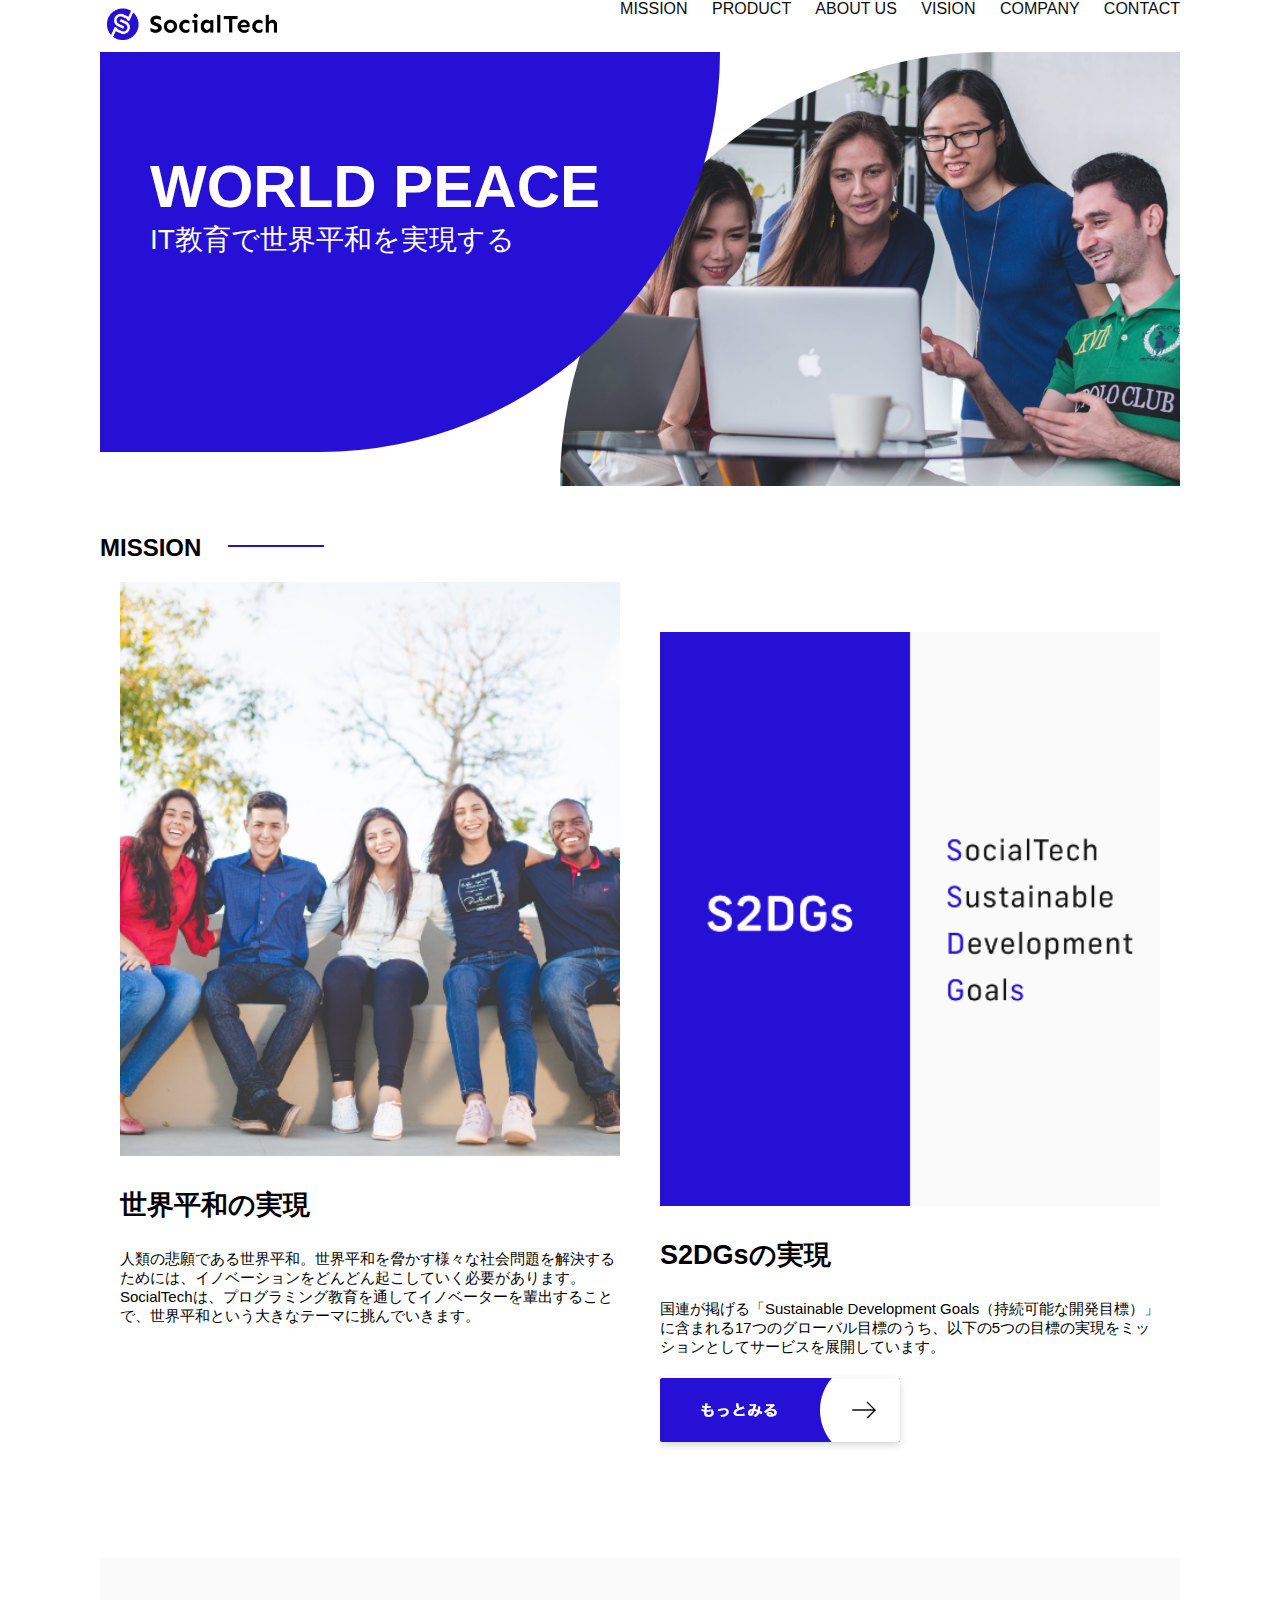
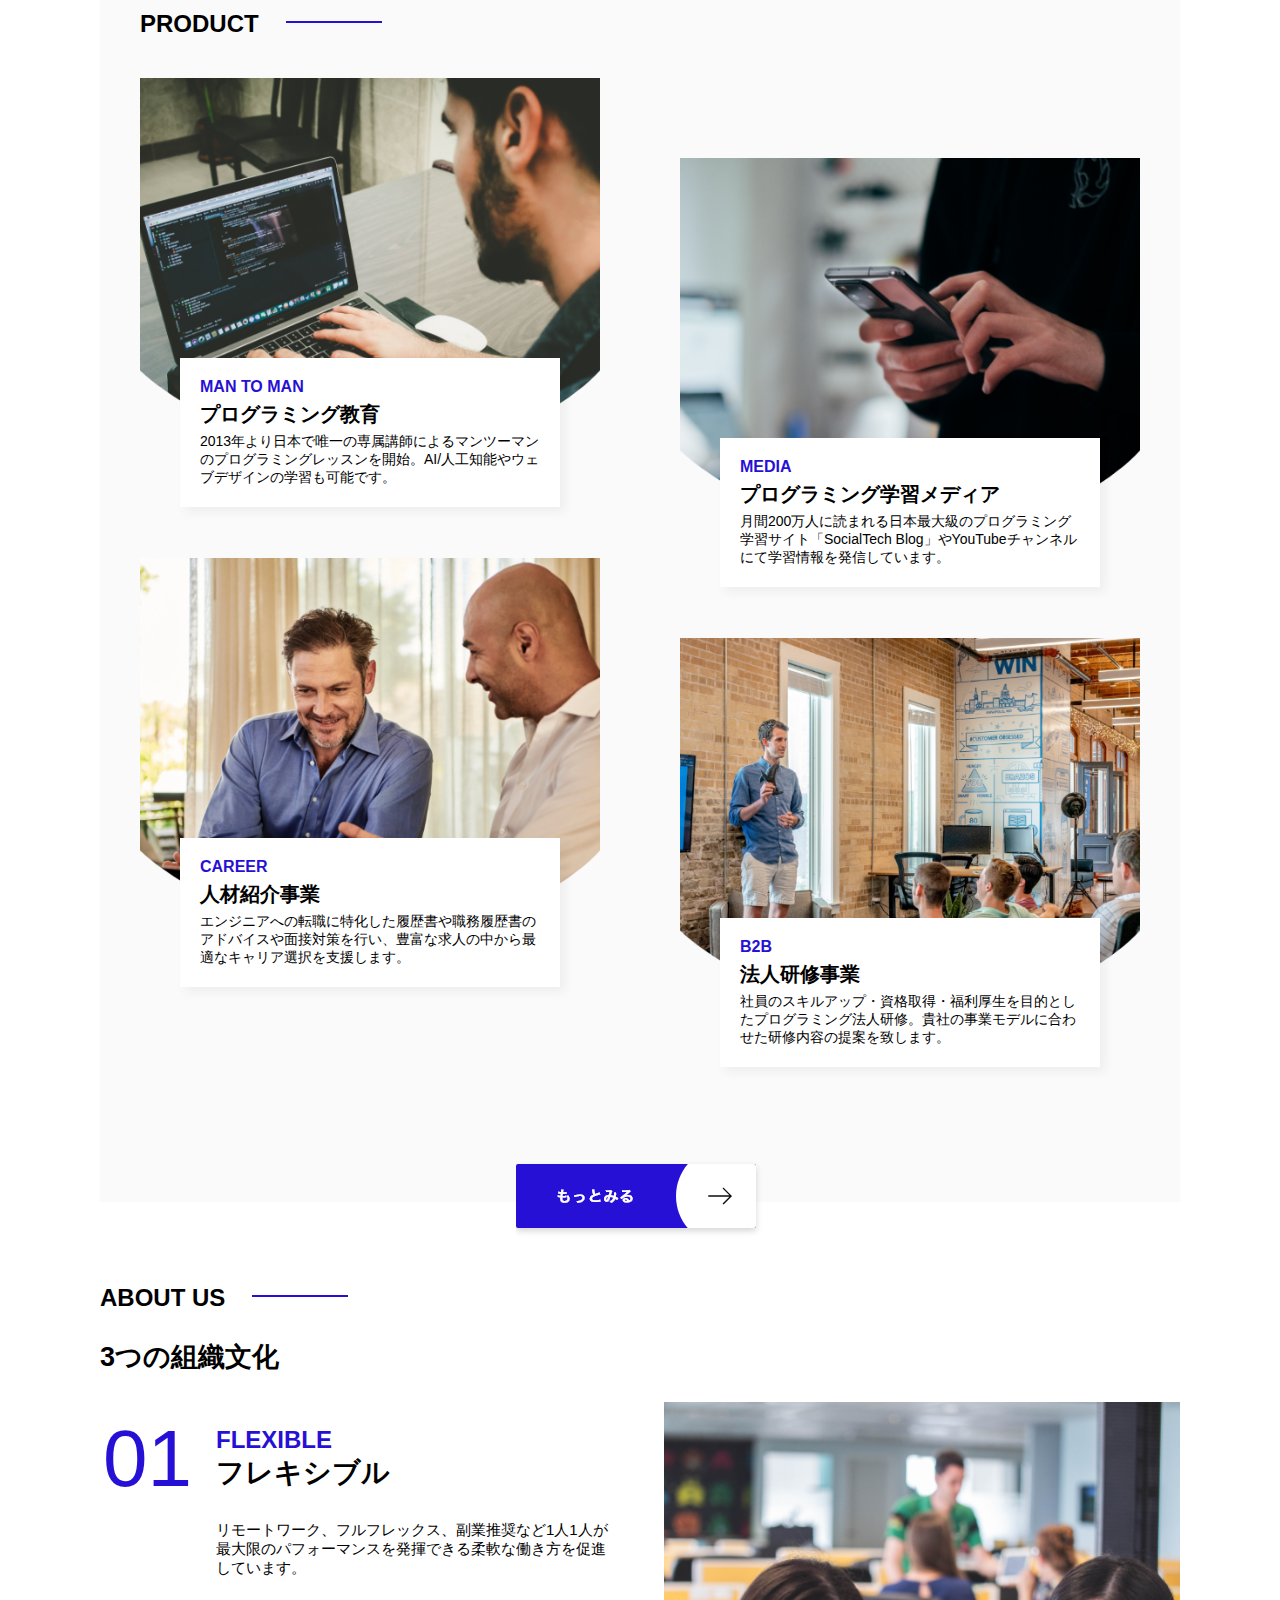
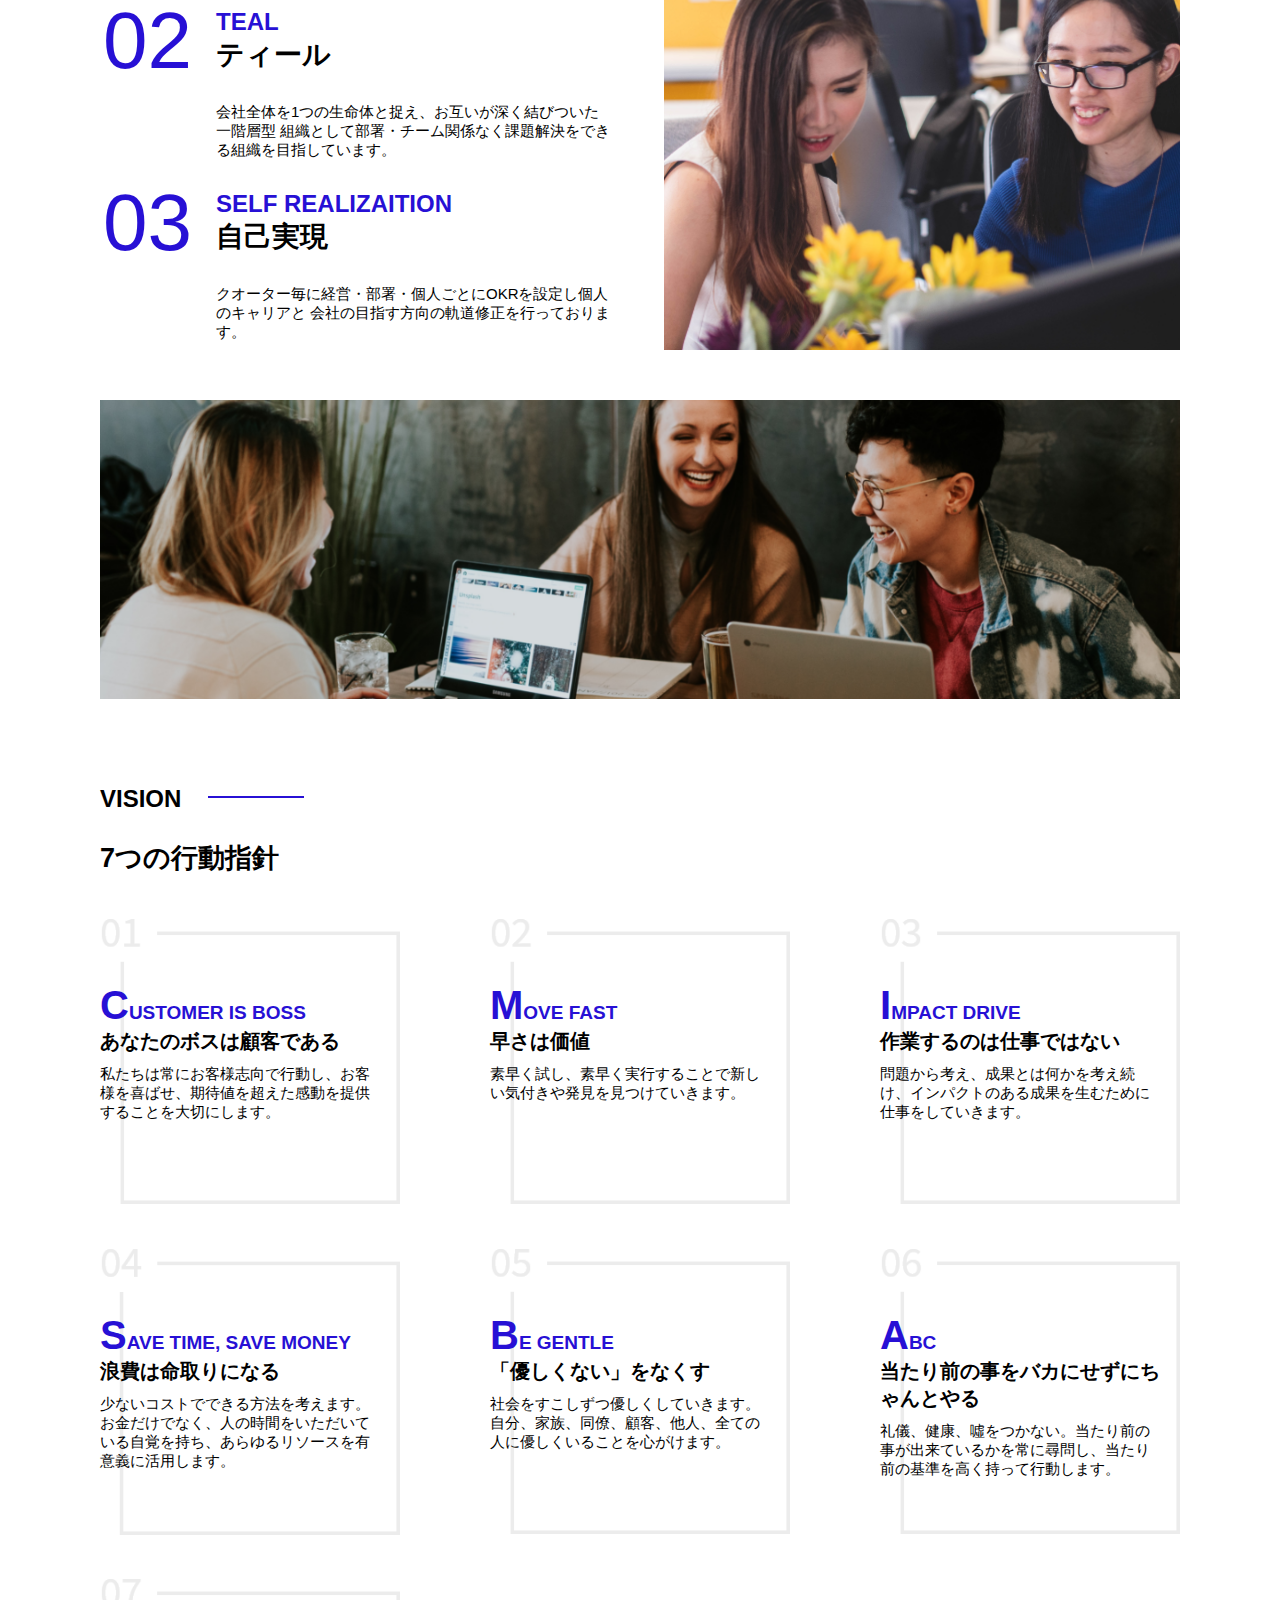
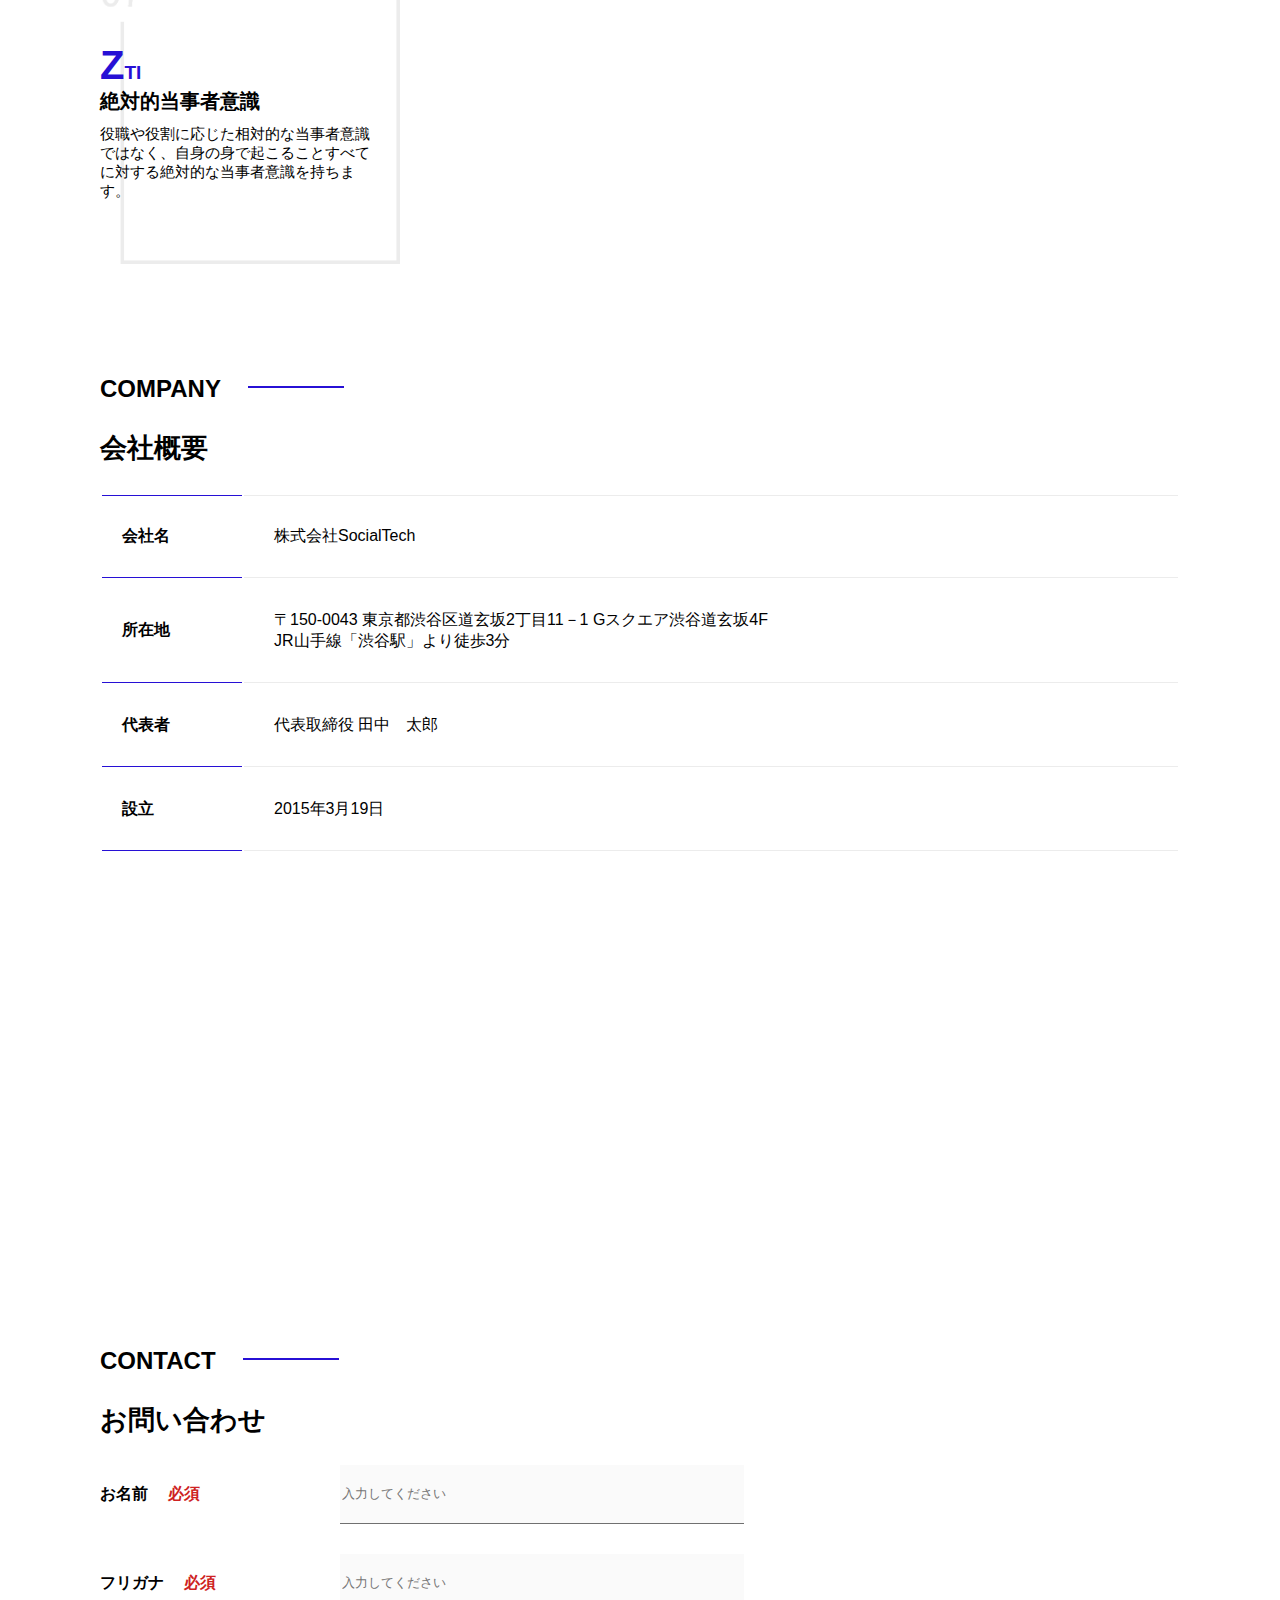
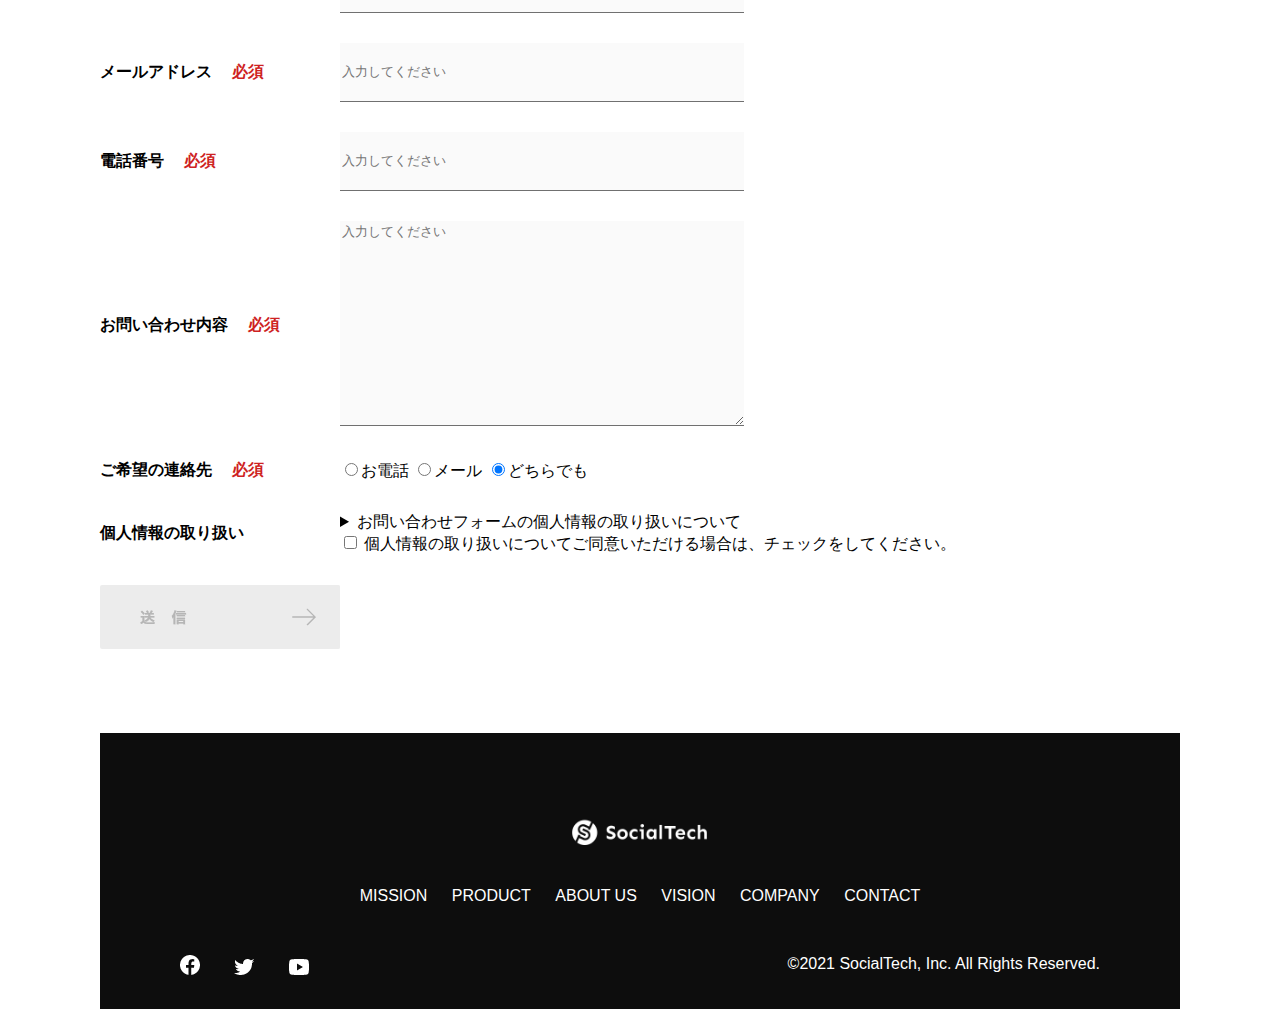
<file: index.html>
<!DOCTYPE html>
<html>
  <head>
    <title>SocialTech</title>
    <meta charset="UTF-8">
    <meta name="description" content="SocialTechはEdTech業界のリーディングカンパニーを目指します。">
    <meta name="viewport" content="width=device-width, initial-scale=1.0">
    <link rel="stylesheet" href="style.css">
  </head>

  <body>
    <header>
      <a href="index.html" id="logo"><img src="images/logo.png" alt="トップページに戻る"></a>
      <!-- PC用メニュー -->
      <nav id="nav-pc">
        <a href="mission.html">MISSION</a>
        <a href="product.html">PRODUCT</a>
        <a href="index.html#aboutus">ABOUT US</a>
        <a href="index.html#vision">VISION</a>
        <a href="index.html#company">COMPANY</a>
        <a href="index.html#contact">CONTACT</a>
      </nav>
      <!-- スマホ用メニュー -->
      <img id="menu-sp" src="images/button-menu.png" alt="ナビゲーションを開く"
          onclick="document.getElementById('nav-sp').style.display='block'">
      <nav id="nav-sp">
        <img id="close" src="images/button-close.png" alt="ナビゲーションを閉じる"
            onclick="document.getElementById('nav-sp').style.display='none'">
        <a id="logo-sp" href="index.html" onclick="document.getElementById('nav-sp').style.display='none'">
            <img src="images/logo-sp.png" alt="トップページに戻る"></a>
        <a class="menu" href="mission.html" onclick="document.getElementById('nav-sp').style.display='none'">
            MISSION</a>
        <a class="menu" href="product.html" onclick="document.getElementById('nav-sp').style.display='none'">
            PRODUCT</a>
        <a class="menu" href="index.html#aboutus" onclick="document.getElementById('nav-sp').style.display='none'">
            ABOUT US</a>
        <a class="menu" href="index.html#vision" onclick="document.getElementById('nav-sp').style.display='none'">
            VISION</a>
        <a class="menu" href="index.html#company" onclick="document.getElementById('nav-sp').style.display='none'">
            COMPANY</a>
        <a class="menu" href="index.html#contact" onclick="document.getElementById('nav-sp').style.display='none'">
            CONTACT</a>
        <div id="sns">
          <a href="https://www.facebook.com/sejuku2013"><img src="images/button-facebook.png" alt="Facebookのリンク"></a>
          <a href="https://twitter.com/samuraijuku"><img src="images/button-twitter.png" alt="Twitterのリンク"></a>
          <a href="https://www.youtube.com/channel/UCCFOQO5aDK0xXam4cUQXT8g"><img src="images/button-youtube.png" alt="YouTubeのリンク"></a>
        </div>
      </nav>
    </header>

    <main>
      <article>
        <!-- メインビジュアル -->
        <section id="main-visual">
          <div id="main-message">
            <h1>WORLD PEACE</h1>
            <p>IT教育で世界平和を実現する</p>
          </div>
          <img src="images/index/index-main.png" alt="PC周りに集まる多国籍の仲間たち">
        </section>
        <!-- ミッション -->
        <section id="mission">
          <h2 class="index-h2">MISSION</h2>
          <div id="mission-flex">
            <div>
              <img id="mission-photo" src="images/index/index-mission.png" alt="屋外のベンチで写真を撮影する多国籍の仲間たち">
              <h3>世界平和の実現</h3>
              <p>
                人類の悲願である世界平和。世界平和を脅かす様々な社会問題を解決するためには、イノベーションをどんどん起こしていく必要があります。SocialTechは、プログラミング教育を通してイノベーターを輩出することで、世界平和という大きなテーマに挑んでいきます。
              </p>
            </div>
            <div>
              <img id="s2dgs" src="images/index/s2dgs.png" alt="S2DGs">
              <h3>S2DGsの実現</h3>
              <p>国連が掲げる「Sustainable Development Goals（持続可能な開発目標）」に含まれる17つのグローバル目標のうち、以下の5つの目標の実現をミッションとしてサービスを展開しています。</p>
              <a href="mission.html">
                <img src="images/button-more.png" alt="もっとみる">
              </a>
            </div>
          </div>
        </section>
        <!-- プロダクト -->
        <section id="product">
          <h2 class="index-h2">PRODUCT</h2>
          <div>
            <div id="product-left">
              <div>
                <img class="product-photo" src="images/index/index-mantoman.png" alt="PCでコードを書く男性">
                <div class="product-explain">
                  <span>MAN TO MAN</span>
                  <h3>プログラミング教育</h3>
                  <p>2013年より日本で唯一の専属講師によるマンツーマンのプログラミングレッスンを開始。AI/人工知能やウェブデザインの学習も可能です。</p>
                </div>
              </div>
              <div>
                <img class="product-photo" src="images/index/index-career.png" alt="笑顔で話し合う2人の男性">
                <div class="product-explain">
                  <span>CAREER</span>
                  <h3>人材紹介事業</h3>
                  <p>エンジニアへの転職に特化した履歴書や職務履歴書のアドバイスや面接対策を行い、豊富な求人の中から最適なキャリア選択を支援します。</p>
                </div>
              </div>
            </div>
            <div id="product-right">
              <div>
                <img class="product-photo" src="images/index/index-media.png" alt="スマートフォンを操作する人">
                <div class="product-explain">
                  <span>MEDIA</span>
                  <h3>プログラミング学習メディア</h3>
                  <p>月間200万人に読まれる日本最大級のプログラミング学習サイト「SocialTech Blog」やYouTubeチャンネルにて学習情報を発信しています。</p>
                </div>
              </div>
              <div>
                <img class="product-photo" src="images/index/index-b2b.png" alt="講演中の男性とそれを聴く人々">
                <div class="product-explain">
                  <span>B2B</span>
                  <h3>法人研修事業</h3>
                  <p>社員のスキルアップ・資格取得・福利厚生を目的としたプログラミング法人研修。貴社の事業モデルに合わせた研修内容の提案を致します。</p>
                </div>
              </div>
            </div>
          </div>
          <div>
            <a id="product-more" href="product.html">
              <img src="images/button-more.png" alt="もっとみる">
            </a>
          </div>
        </section>
        <!-- ABOUT US -->
        <section id="aboutus">
          <h2 class="index-h2">ABOUT US</h2>
          <h3>3つの組織文化</h3>
          <div>
            <table class="culture-table">
              <!-- 1つ目のテーブル -->
              <tr>
                <td>
                  <span class="culture-num">01</span>
                </td>
                <td>
                  <span class="culture-en">FLEXIBLE</span>
                  <span class="culture-jp">フレキシブル</span>
                </td>
              </tr>
              <tr>
                <td>
                  <!-- 空のセル -->
                </td>
                <td>
                  <p class="culture-description">
                    リモートワーク、フルフレックス、副業推奨など1人1人が最大限のパフォーマンスを発揮できる柔軟な働き方を促進しています。
                  </p>
                </td>
              </tr>
              <!-- 2つ目のテーブル -->
              <tr>
                <td>
                  <span class="culture-num">02</span>
                </td>
                <td>
                  <span class="culture-en">TEAL</span>
                  <span class="culture-jp">ティール</span>
                </td>
              </tr>
              <tr>
                <td>
                  <!-- 空のセル -->
                </td>
                <td>
                  <p class="culture-description">
                    会社全体を1つの生命体と捉え、お互いが深く結びついた一階層型
                    組織として部署・チーム関係なく課題解決をできる組織を目指しています。
                  </p>
                </td>
              </tr>
              <!-- 3つ目のテーブル -->
              <tr>
                <td>
                  <span class="culture-num">03</span>
                </td>
                <td>
                  <span class="culture-en">SELF REALIZAITION</span>
                  <span class="culture-jp">自己実現</span>
                </td>
              </tr>
              <tr>
                <td>
                  <!-- 空のセル -->
                </td>
                <td>
                  <p class="culture-description">
                    クオーター毎に経営・部署・個人ごとにOKRを設定し個人のキャリアと
                    会社の目指す方向の軌道修正を行っております。
                  </p>
                </td>
              </tr>
            </table>
            <img class="culture-img" src="images/index/index-aboutus1.png" alt="笑顔で話し合う2人の女性">
          </div>
          <img class="culture-img2" src="images/index/index-aboutus2.png" alt="笑顔で話し合う3人の男女">
        </section>
        <!-- VISION -->
        <section id="vision">
          <h2 class="index-h2">VISION</h2>
          <h3>7つの行動指針</h3>
          <div>
            <div class="vision-box">
              <img src="images/index/vision-01.png" alt="01">
              <span>
                <h4>CUSTOMER IS BOSS</h4>
                <h5>あなたのボスは顧客である</h5>
                <p>私たちは常にお客様志向で行動し、お客様を喜ばせ、期待値を超えた感動を提供することを大切にします。</p>
              </span>
            </div>
            <div class="vision-box">
              <img src="images/index/vision-02.png" alt="02">
              <span>
                <h4>MOVE FAST</h4>
                <h5>早さは価値</h5>
                <p>素早く試し、素早く実行することで新しい気付きや発見を見つけていきます。</p>
              </span>
            </div>
            <div class="vision-box">
              <img src="images/index/vision-03.png" alt="03">
              <span>
                <h4>IMPACT DRIVE</h4>
                <h5>作業するのは仕事ではない</h5>
                <p>問題から考え、成果とは何かを考え続け、インパクトのある成果を生むために仕事をしていきます。</p>
              </span>
            </div>
            <div class="vision-box">
              <img src="images/index/vision-04.png" alt="04">
              <span>
                <h4>SAVE TIME, SAVE MONEY</h4>
                <h5>浪費は命取りになる</h5>
                <p>少ないコストでできる方法を考えます。お金だけでなく、人の時間をいただいている自覚を持ち、あらゆるリソースを有意義に活用します。</p>
              </span>
            </div>
            <div class="vision-box">
              <img src="images/index/vision-05.png" alt="05">
              <span>
                <h4>BE GENTLE</h4>
                <h5>「優しくない」をなくす</h5>
                <p>社会をすこしずつ優しくしていきます。自分、家族、同僚、顧客、他人、全ての人に優しくいることを心がけます。</p>
              </span>
            </div>
            <div class="vision-box">
              <img src="images/index/vision-06.png" alt="06">
              <span>
                <h4>ABC</h4>
                <h5>当たり前の事をバカにせずにちゃんとやる</h5>
                <p>礼儀、健康、噓をつかない。当たり前の事が出来ているかを常に尋問し、当たり前の基準を高く持って行動します。</p>
              </span>
            </div>
            <div class="vision-box">
              <img src="images/index/vision-07.png" alt="07">
              <span>
                <h4>ZTI</h4>
                <h5>絶対的当事者意識</h5>
                <p>役職や役割に応じた相対的な当事者意識ではなく、自身の身で起こることすべてに対する絶対的な当事者意識を持ちます。</p>
              </span>
            </div>
          </div>
        </section>
        <!-- COMPANY -->
        <section id="company">
          <h2 class="index-h2">COMPANY</h2>
          <h3>会社概要</h3>
          <table id="company-table">
            <tr>
              <th class="tableheader-first">会社名</th>
              <td class="cell-first">株式会社SocialTech</td>
            </tr>
            <tr>
              <th class="tableheader">所在地</th>
              <td class="cell">〒150-0043 東京都渋谷区道玄坂2丁目11－1 Gスクエア渋谷道玄坂4F<br>JR山手線「渋谷駅」より徒歩3分</td>
            </tr>
            <tr>
              <th class="tableheader">代表者</th>
              <td class="cell">代表取締役 田中　太郎</td>
            </tr>
            <tr>
              <th class="tableheader">設立</th>
              <td class="cell">2015年3月19日</td>
            </tr>
          </table>
          <iframe
           src="https://www.google.com/maps/embed?pb=!1m18!1m12!1m3!1d3241.7759544892483!2d139.69399665123464!3d35.65789123876098!2m3!1f0!2f0!3f0!3m2!1i1024!2i768!4f13.1!3m3!1m2!1s0x60188caa0042e8d1%3A0xba130bea826a7aa2!2z44CSMTUwLTAwNDMg5p2x5Lqs6YO95riL6LC35Yy66YGT546E5Z2C77yS5LiB55uu77yR77yR4oiS77yR!5e0!3m2!1sja!2sjp!4v1636872991912!5m2!1sja!2sjp"
           style="border:0;" allowfullscreen="" loading="lazy">
         </iframe>
        </section>
        <!-- お問い合わせフォーム -->
        <section id="contact">
          <h2 class="index-h2">CONTACT</h2>
          <h3>お問い合わせ</h3>
          <!-- STATIC FORMSのフォームタグ -->
          <form action="https://api.staticforms.xyz/submit" method="post">
            <input type="text" name="honeypot" style="display:none">
            <!-- STATIC FORMSのアクセスキー -->
            <input type="hidden" name="accessKey" value="15f870e8-1a87-4050-bf5c-66a0b49a72a6">
            <!-- メールのタイトル -->
            <input type="hidden" name="subject" value="Webサイトからお問い合わせがありました">
            <!-- 送信先のメールアドレス -->
            <input type="hidden" name="replyTo" value="moon.child0620@gmail.com">
            <!-- redirectToのURLは公開後のURLへリンクする -->
            <input type="hidden" name="redirectTo" value="">
            <div>
              <div class="contact-heading">
                <label class="contact-label">お名前<span class="contact-span">必須</span></label>
              </div>
              <div>
                <input type="text" name="name" placeholder="入力してください" class="contact-textbox">
              </div>
            </div>
            <div>
              <div class="contact-heading">
                <label class="contact-label">フリガナ</label><span class="contact-span">必須</span></label>
              </div>
              <div>
                <input type="text" name="hurigana" placeholder="入力してください" class="contact-textbox">
              </div>
            </div>
            <div>
              <div class="contact-heading">
                <label class="contact-label">メールアドレス<span class="contact-span">必須</span></label>
              </div>
              <div>
                <input type="text" name="email" placeholder="入力してください" class="contact-textbox">
              </div>
            </div>
            <div>
              <div class="contact-heading">
                <label class="contact-label">電話番号<span class="contact-span">必須</span></label>
              </div>
              <div>
                <input type="text" name="tel" placeholder="入力してください" class="contact-textbox">
              </div>
            </div>
            <div>
              <div class="contact-heading">
                <label class="contact-label">お問い合わせ内容<span class="contact-span">必須</span></label>
              </div>
              <div>
                <textarea class="contact-textarea" placeholder="入力してください" name="message"></textarea>
              </div>
            </div>
            <div>
              <div class="contact-heading">
                <label class="contact-label">ご希望の連絡先<span class="contact-span">必須</span></label>
              </div>
              <div>
                <input class="radiobutton" type="radio" value="tel" name="contact" checked><label>お電話</label>
                <input class="radiobutton" type="radio" value="mail" name="contact" checked><label>メール</label>
                <input class="radiobutton" type="radio" value="both" name="contact" checked><label>どちらでも</label>
              </div>
            </div>
            <div>
              <div class="contact-heading">
                <label class="contact-label">個人情報の取り扱い</label>
              </div>
              <div>
                <details>
                  <summary>お問い合わせフォームの個人情報の取り扱いについて</summary>
                  <div>
                    <span>１．組織の名称又は氏名</span><br>
                    株式会社SocialTech<br><br>
                    <span>２．個人情報保護管理者（若しくはその代理人）の氏名又は職名、所属及び連絡先
                      鈴木 一郎 コーポレート部</span>
                      メールアドレス：support@socialtech.net<br>
                      TEL：03-xxxx-xxxx<br>
                    <span>３．個人情報の利用目的</span><br>
                    ・本サービス及び本サービスに関連する情報の提供又はそれらに関する連絡のため<br>
                    ・ユーザーの本人確認のため<br>
                    ・当社サービスのご案内のため<br>
                    ・当社の商品等の広告または宣伝（電子メールによるものを含むものとします。）<br>
                    <span>４．個人情報の取り扱い業務の委託</span><br>
                    個人情報の取扱業務の全部または一部を外部に業務委託する場合があります。<br>
                    その際、弊社は、個人情報を適切に保護できる管理体制を敷き実行していることを条件として<br>
                    委託先を厳選したうえで、機密保持契約を委託先と締結し、お客様の個人情報を厳密に管理させます。<br><br>
                    <span>５．個人情報の開示等の請求</span><br>
                    お客様は、弊社に対してご自身の個人情報の開示等（利用目的の通知、開示、内容の訂正・追加・削除、利用の停止または消去、第三者への提供の停止）に関して、当社問合わせ窓口に申し出ることができます。<br>
                    その際、弊社はお客様ご本人を確認させていただいたうえで、合理的な期間内に対応いたします。<br><br>
                    なお、個人情報に関する弊社問合わせ先は、次の通りです。<br><br>
                    株式会社SocialTech　個人情報問合せ窓口<br>
                    〒150-0043　東京都渋谷区道玄坂2丁目11-1 Ｇスクエア渋谷道玄坂 4F<br>
                    メールアドレス：support@socialtech.net　TEL：03-xxxx-xxxx<br><br>
                    <span>６．個人情報を提供されることの任意性について</span><br><br>
                    お客様がご自身の個人情報を弊社に提供されるか否かは、お客様のご判断によりますが、もしご提供されない場合には、適切なサービスが提供できない場合がありますので予めご了承ください。
                  </div>
                </details>
                <input type="checkbox" name="agree">
                <span>個人情報の取り扱いについてご同意いただける場合は、チェックをしてください。</span>
              </div>
            </div>
            <input type="image" src="images/button-submit.png" alt="送信する">
          </form>
        </section>
      </article>
      <footer>
        <div id="footer-logo">
          <img src="images/logo-sp.png" alt="SocialTech">
        </div>
        <div id="footer-link">
          <a href="mission.html">MISSION</a>
          <a href="product.html">PRODUCT</a>
          <a href="index.html#aboutus">ABOUT US</a>
          <a href="index.html#vision">VISION</a>
          <a href="index.html#company">COMPANY</a>
          <a href="index.html#contact">CONTACT</a>
        </div>
        <div id="sns-footer">
          <a href="https://www.facebook.com/sejuku2013"><img src="images/button-facebook.png" alt="Facebookのリンク"></a>
         <a href="https://twitter.com/samuraijuku"><img src="images/button-twitter.png" alt="Twitterのリンク"></a>
         <a href="https://www.youtube.com/channel/UCCFOQO5aDK0xXam4cUQXT8g"><img src="images/button-youtube.png" alt="YouTubeのリンク"></a>
         <span id="copyright">&copy;2021 SocialTech, Inc. All Rights Reserved.</span>
        </div>
      </footer>
    </main>
  </body>
</html>
</file>
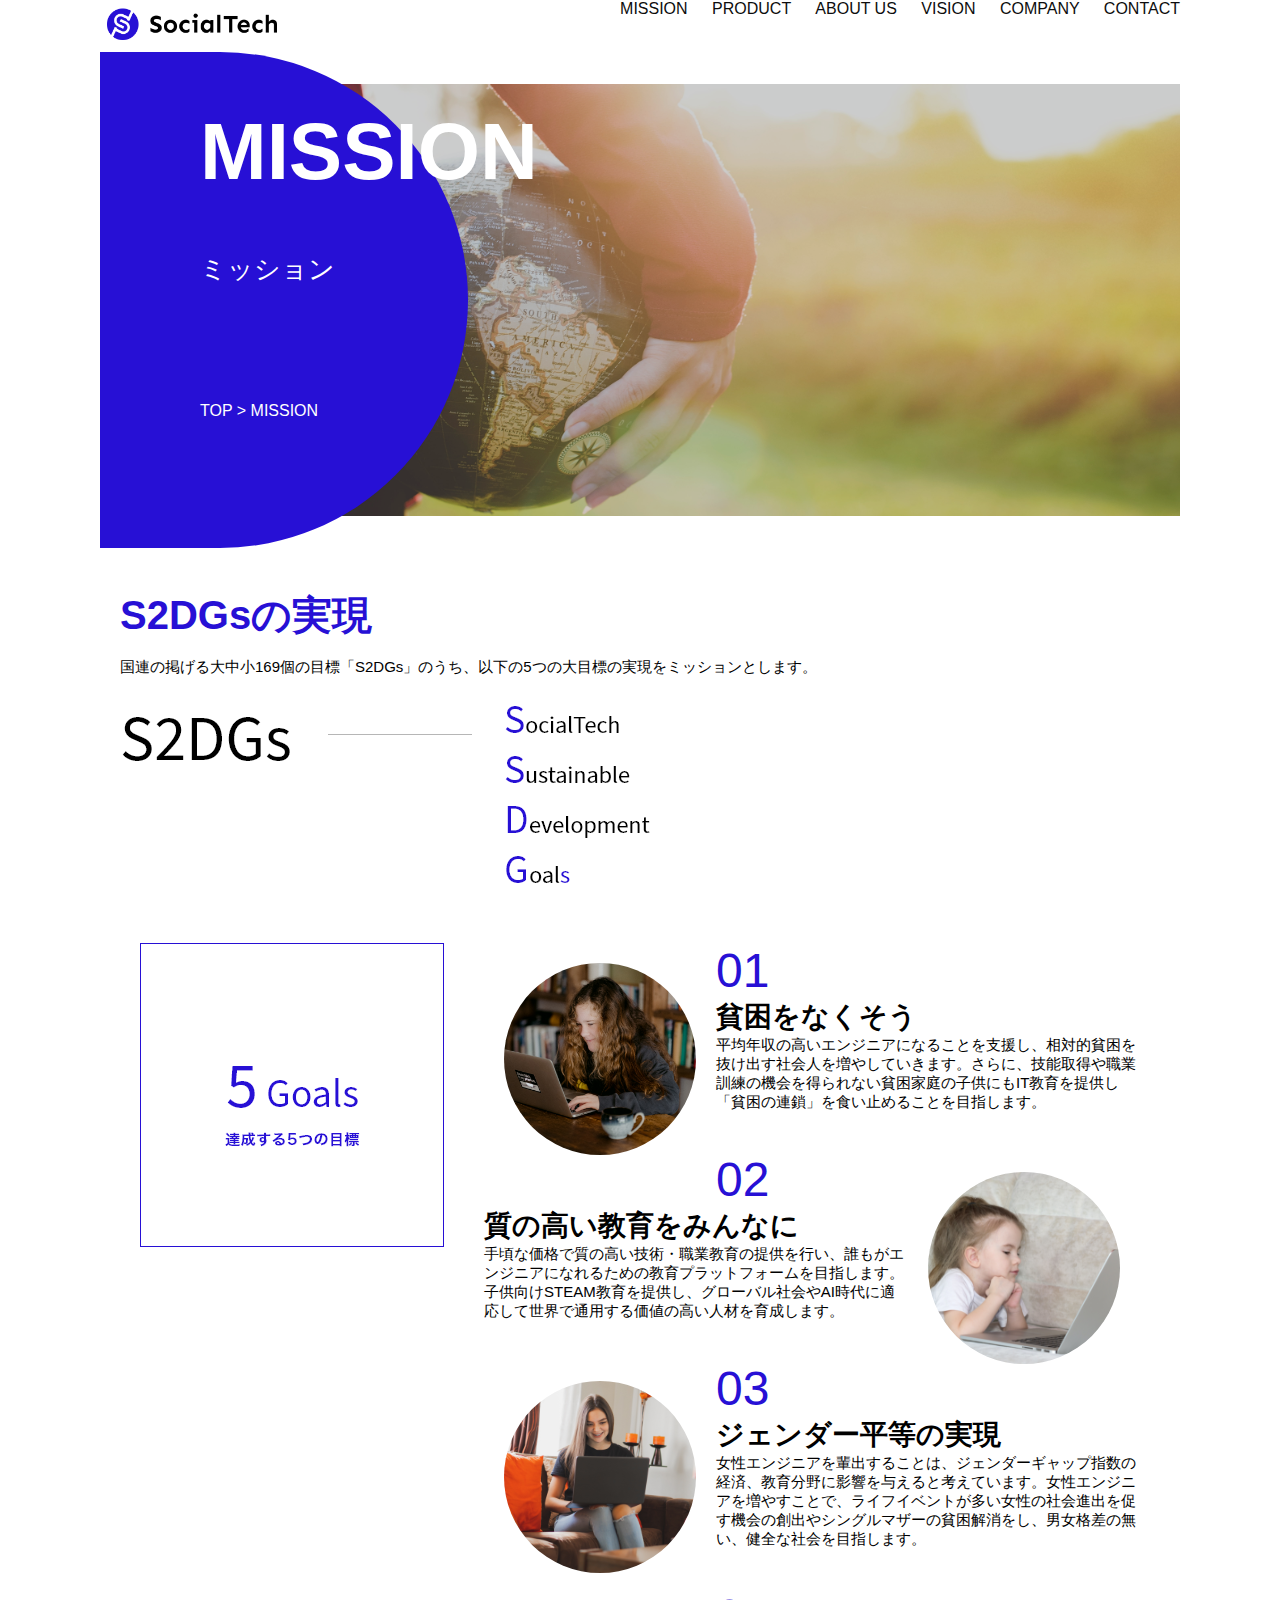
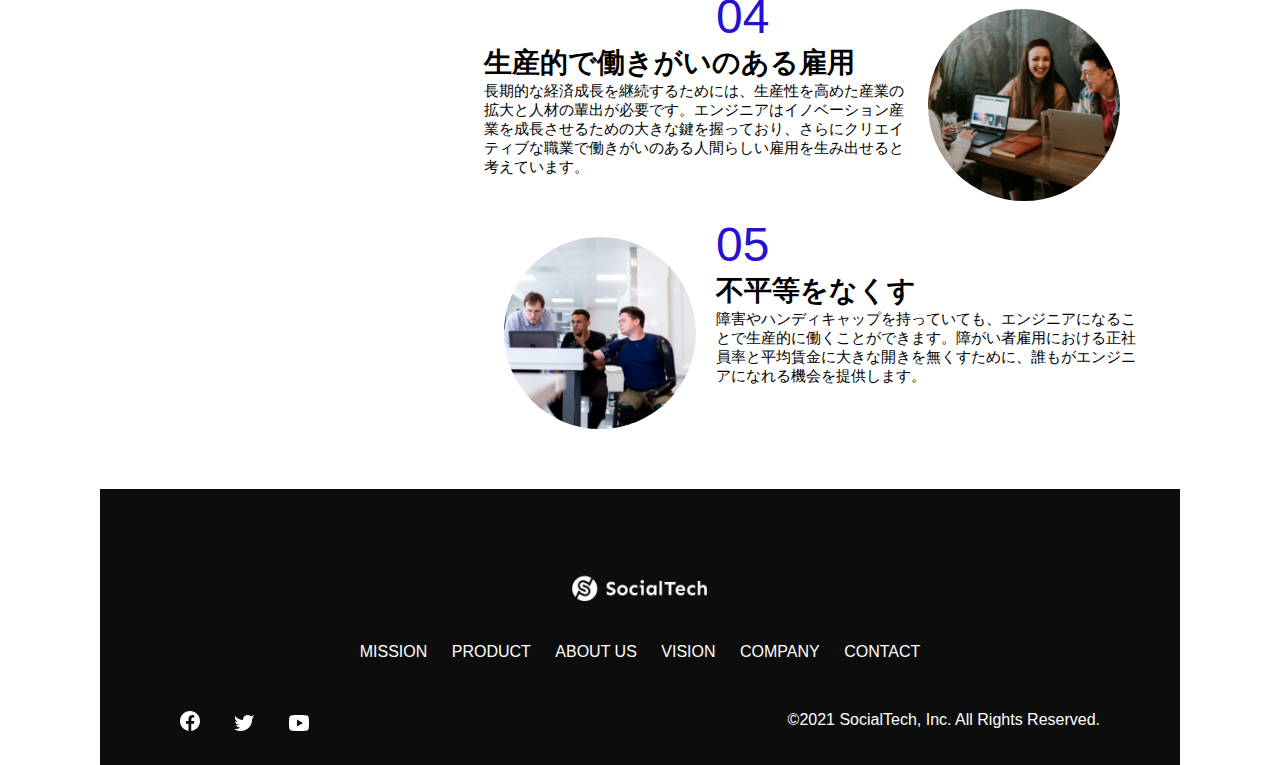
<file: mission.html>
<!DOCTYPE html>
<html>
  <head>
    <title>SocialTech - MISSION ミッション -</title>
    <meta charset="UTF-8">
    <meta name="description" content="SocialTechが目指す5つの目標（S2DGs）を紹介します。">
    <meta name="viewport" content="width=device-width, initial-scale=1.0">
    <link rel="stylesheet" href="style.css">
  </head>

  <body>
    <header>
      <a href="index.html" id="logo"><img src="images/logo.png" alt="トップページに戻る"></a>
      <!-- PC用メニュー -->
      <nav id="nav-pc">
        <a href="mission.html">MISSION</a>
        <a href="product.html">PRODUCT</a>
        <a href="index.html#aboutus">ABOUT US</a>
        <a href="index.html#vision">VISION</a>
        <a href="index.html#company">COMPANY</a>
        <a href="index.html#contact">CONTACT</a>
      </nav>
      <!-- スマホ用メニュー -->
      <img id="menu-sp" src="images/button-menu.png" alt="ナビゲーションを開く"
          onclick="document.getElementById('nav-sp').style.display='block'">
      <nav id="nav-sp">
        <img id="close" src="images/button-close.png" alt="ナビゲーションを閉じる"
            onclick="document.getElementById('nav-sp').style.display='none'">
        <a id="logp-sp" href="index.html" onclick="document.getElementById('nav-sp').style.display='none'">
            <img src="images/logo-sp.png" alt="トップページに戻る"></a>
        <a class="menu" href="mission.html" onclick="document.getElementById('nav-sp').style.display='none'">
            MISSION</a>
        <a class="menu" href="product.html" onclick="document.getElementById('nav-sp').style.display='none'">
            PRODUCT</a>
        <a class="menu" href="index.html#aboutus" onclick="document.getElementById('nav-sp').style.display='none'">
            ABOUT US</a>
        <a class="menu" href="index.html#vision" onclick="document.getElementById('nav-sp').style.display='none'">
            VISION</a>
        <a class="menu" href="index.html#company" onclick="document.getElementById('nav-sp').style.display='none'">
            COMPANY</a>
        <a class="menu" href="index.html#contact" onclick="document.getElementById('nav-sp').style.display='none'">
            CONTACT</a>
        <div id="sns">
          <a href="https://www.facebook.com/sejuku2013"><img src="images/button-facebook.png" alt="Facebookのリンク"></a>
          <a href="https://twitter.com/samuraijuku"><img src="images/button-twitter.png" alt="Twitterのリンク"></a>
          <a href="https://www.youtube.com/channel/UCCFOQO5aDK0xXam4cUQXT8g"><img src="images/button-youtube.png" alt="YouTubeのリンク"></a>
        </div>
      </nav>
    </header>
    <main>
      <article>
        <section id="mission-main">
          <div id="mission-title">
            <h1>MISSION</h1>
            <span>ミッション</span>
            <div>TOP > MISSION</div>
          </div>
        </section>
        <section id="mission-s2dgs">
          <h2 class="mission-h2">S2DGsの実現</h2>
          <p>国連の掲げる大中小169個の目標「S2DGs」のうち、以下の5つの大目標の実現をミッションとします。</p>
          <img src="images/mission/mission-s2dgs.png" alt="S2DGs">
        </section>
        <section id="mission-5goals">
          <div>
            <img id="s2dgs-image" src="images/mission/mission-5goals.png" alt="5Goals">
          </div>
          <div>
            <div>
              <img class="fivegoals-image-left" src="images/mission/mission-5goals01.png">
              <span class="fivegoals-number">01</span>
              <h3 class="fivegoals-h3">貧困をなくそう</h3>
              <p class="fivegoals-p">
                平均年収の高いエンジニアになることを支援し、相対的貧困を抜け出す社会人を増やしていきます。さらに、技能取得や職業訓練の機会を得られない貧困家庭の子供にもIT教育を提供し「貧困の連鎖」を食い止めることを目指します。
              </p>
            </div>
            <div>
              <img class="fivegoals-image-right" src="images/mission/mission-5goals02.png" alt="PCを見つめる小さい女の子">
              <span class="fivegoals-number">02</span>
              <h3 class="fivegoals-h3">質の高い教育をみんなに</h3>
              <p class="fivegoals-p">
                手頃な価格で質の高い技術・職業教育の提供を行い、誰もがエンジニアになれるための教育プラットフォームを目指します。子供向けSTEAM教育を提供し、グローバル社会やAI時代に適応して世界で通用する価値の高い人材を育成します。
              </p>
            </div>
    
            <div>
              <img class="fivegoals-image-left" src="images/mission/mission-5goals03.png" alt="PCを操作する女性">
              <span class="fivegoals-number">03</span>
              <h3 class="fivegoals-h3">ジェンダー平等の実現</h3>
              <p class="fivegoals-p">
                女性エンジニアを輩出することは、ジェンダーギャップ指数の経済、教育分野に影響を与えると考えています。女性エンジニアを増やすことで、ライフイベントが多い女性の社会進出を促す機会の創出やシングルマザーの貧困解消をし、男女格差の無い、健全な社会を目指します。
              </p>
            </div>
    
            <div>
              <img class="fivegoals-image-right" src="images/mission/mission-5goals04.png" alt="笑顔で話し合う3人の男女">
              <span class="fivegoals-number">04</span>
              <h3 class="fivegoals-h3">生産的で働きがいのある雇用</h3>
              <p class="fivegoals-p">
                長期的な経済成長を継続するためには、生産性を高めた産業の拡大と人材の輩出が必要です。エンジニアはイノベーション産業を成長させるための大きな鍵を握っており、さらにクリエイティブな職業で働きがいのある人間らしい雇用を生み出せると考えています。
              </p>
            </div>
    
            <div>
              <img class="fivegoals-image-left" src="images/mission/mission-5goals05.png" alt="障害を持つ男性が生き生きと働く様子">
              <span class="fivegoals-number">05</span>
              <h3 class="fivegoals-h3">不平等をなくす</h3>
              <p class="fivegoals-p">
                障害やハンディキャップを持っていても、エンジニアになることで生産的に働くことができます。障がい者雇用における正社員率と平均賃金に大きな開きを無くすために、誰もがエンジニアになれる機会を提供します。
              </p>
            </div>
          </div>
        </section>
      </article>
      <footer>
        <div id="footer-logo">
          <img src="images/logo-sp.png" alt="SocialTech">
        </div>
        <div id="footer-link">
          <a href="mission.html">MISSION</a>
          <a href="product.html">PRODUCT</a>
          <a href="index.html#aboutus">ABOUT US</a>
          <a href="index.html#vision">VISION</a>
          <a href="index.html#company">COMPANY</a>
          <a href="index.html#contact">CONTACT</a>
        </div>
        <div id="sns-footer">
          <a href="https://www.facebook.com/sejuku2013"><img src="images/button-facebook.png" alt="Facebookのリンク"></a>
         <a href="https://twitter.com/samuraijuku"><img src="images/button-twitter.png" alt="Twitterのリンク"></a>
         <a href="https://www.youtube.com/channel/UCCFOQO5aDK0xXam4cUQXT8g"><img src="images/button-youtube.png" alt="YouTubeのリンク"></a>
         <span id="copyright">&copy;2021 SocialTech, Inc. All Rights Reserved.</span>
        </div>
      </footer>
    </main>
  </body>
</html>
</file>
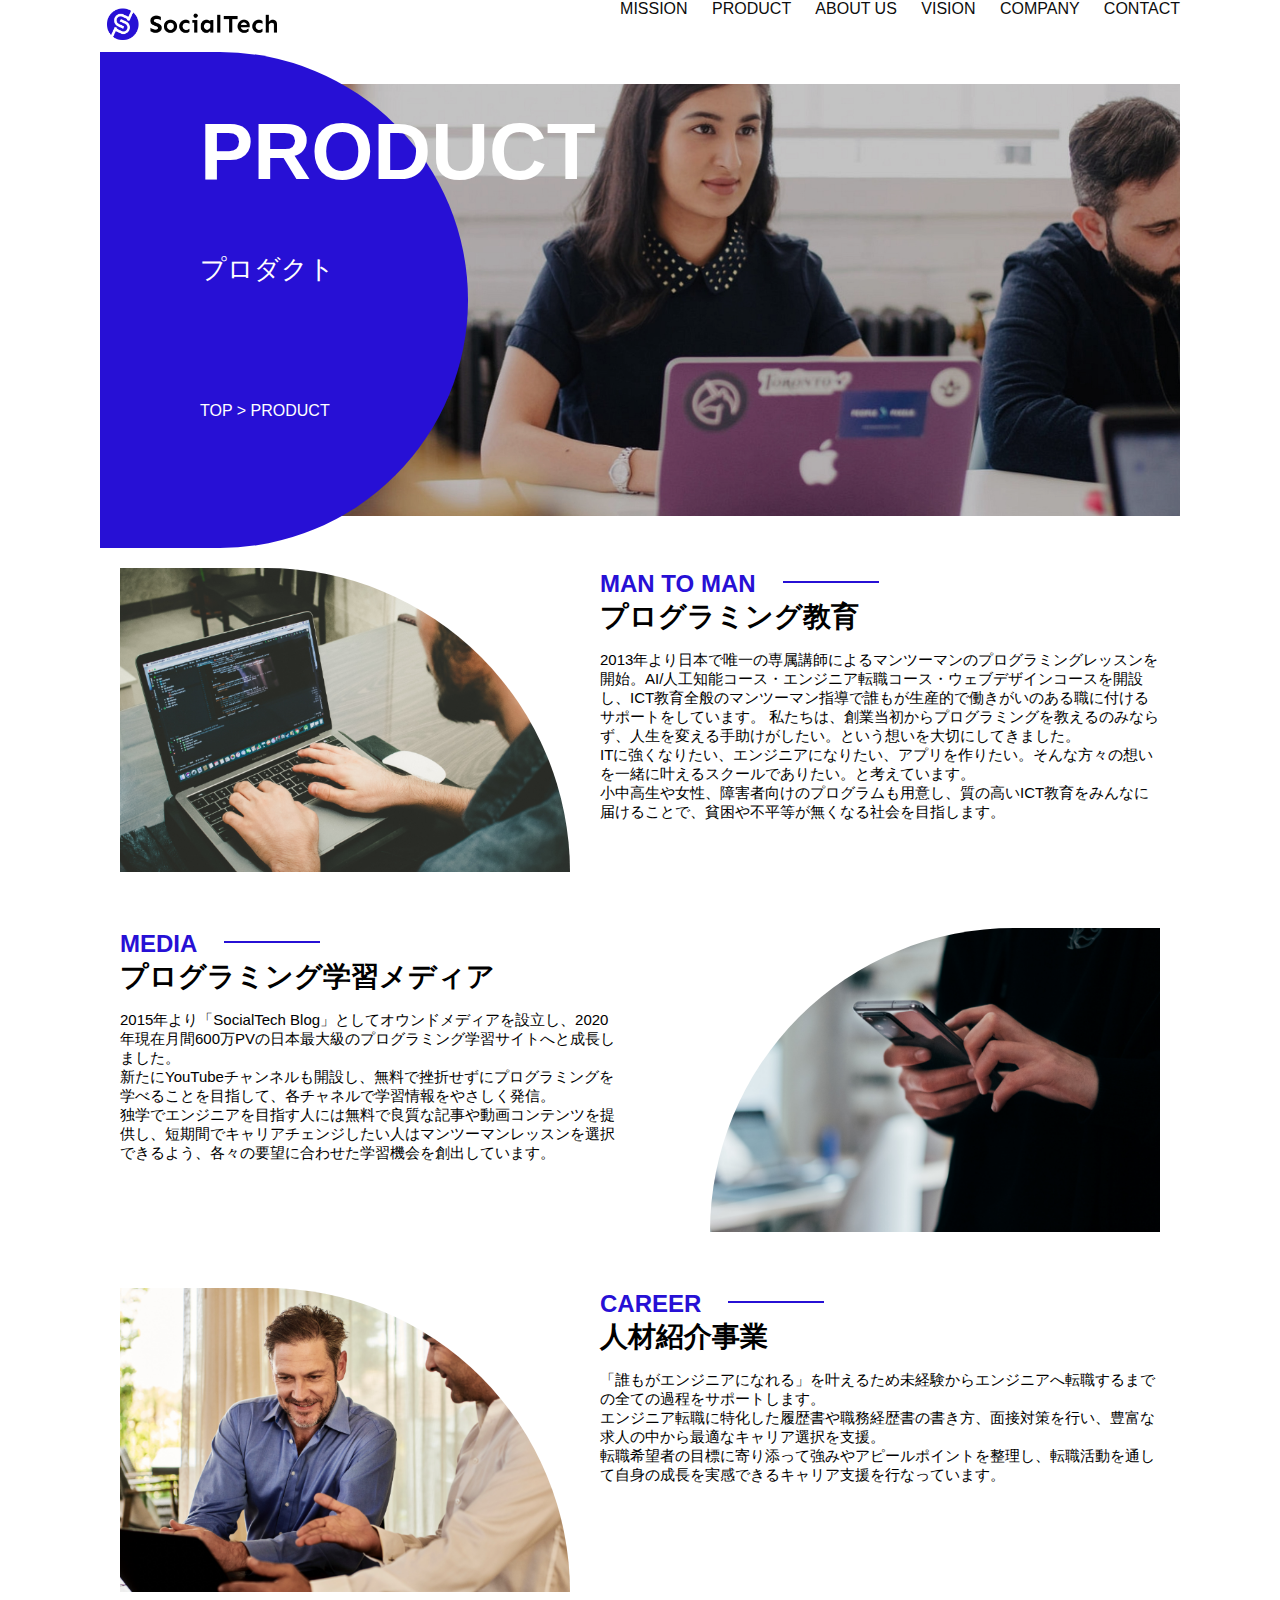
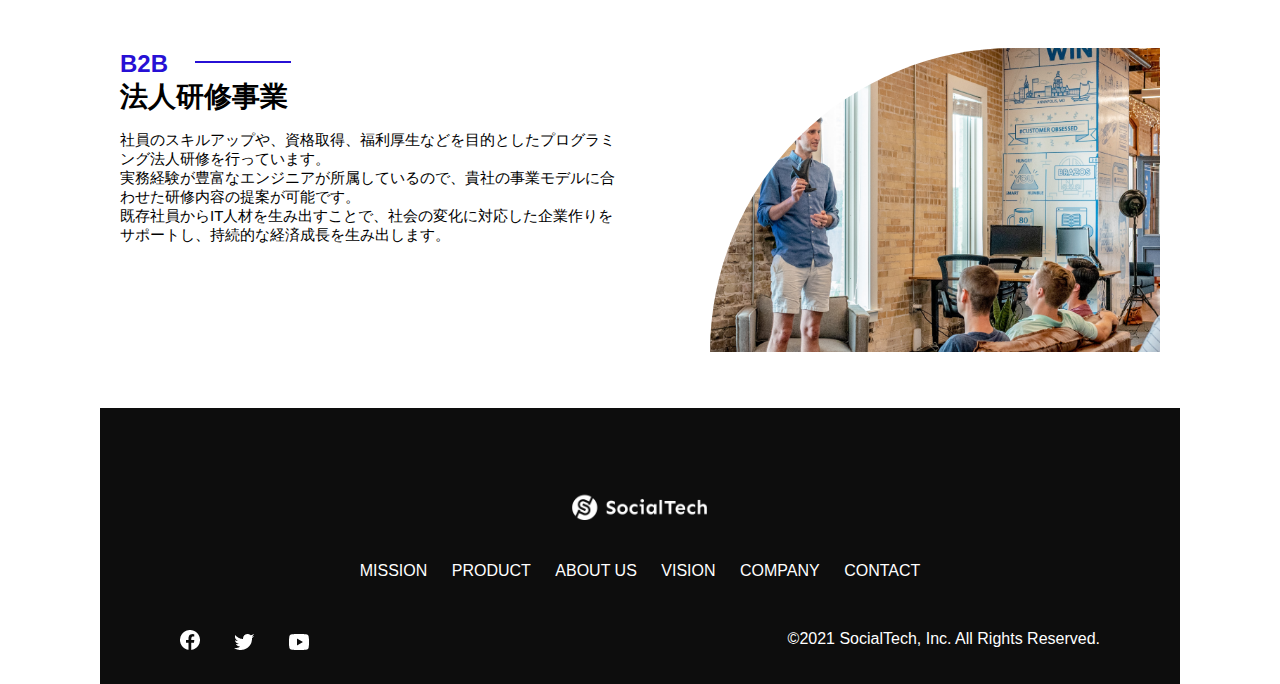
<file: product.html>
<!DOCTYPE html>
<html>
  <head>
    <title>SocialTech -PRODUCT プロダクト</title>
    <meta charset="UTF-8">
    <meta name="description" content="SocialTechの4つのプロダクトを紹介します">
    <meta name="viewport" content="width=device-width, initial-scale=1.0">
    <link rel="stylesheet" href="style.css">
  </head>

  <body>
    <header>
      <a href="index.html" id="logo"><img src="images/logo.png" alt="トップページに戻る"></a>
      <!-- PC用メニュー -->
      <nav id="nav-pc">
        <a href="mission.html">MISSION</a>
        <a href="product.html">PRODUCT</a>
        <a href="index.html#aboutus">ABOUT US</a>
        <a href="index.html#vision">VISION</a>
        <a href="index.html#company">COMPANY</a>
        <a href="index.html#contact">CONTACT</a>
      </nav>
      <!-- スマホ用メニュー -->
      <img id="menu-sp" src="images/button-menu.png" alt="ナビゲーションを開く"
          onclick="document.getElementById('nav-sp').style.display='block'">
      <nav id="nav-sp">
        <img id="close" src="images/button-close.png" alt="ナビゲーションを閉じる"
            onclick="document.getElementById('nav-sp').style.display='none'">
        <a id="logp-sp" href="index.html" onclick="document.getElementById('nav-sp').style.display='none'">
            <img src="images/logo-sp.png" alt="トップページに戻る"></a>
        <a class="menu" href="mission.html" onclick="document.getElementById('nav-sp').style.display='none'">
            MISSION</a>
        <a class="menu" href="product.html" onclick="document.getElementById('nav-sp').style.display='none'">
            PRODUCT</a>
        <a class="menu" href="index.html#aboutus" onclick="document.getElementById('nav-sp').style.display='none'">
            ABOUT US</a>
        <a class="menu" href="index.html#vision" onclick="document.getElementById('nav-sp').style.display='none'">
            VISION</a>
        <a class="menu" href="index.html#company" onclick="document.getElementById('nav-sp').style.display='none'">
            COMPANY</a>
        <a class="menu" href="index.html#contact" onclick="document.getElementById('nav-sp').style.display='none'">
            CONTACT</a>
        <div id="sns">
          <a href="https://www.facebook.com/sejuku2013"><img src="images/button-facebook.png" alt="Facebookのリンク"></a>
          <a href="https://twitter.com/samuraijuku"><img src="images/button-twitter.png" alt="Twitterのリンク"></a>
          <a href="https://www.youtube.com/channel/UCCFOQO5aDK0xXam4cUQXT8g"><img src="images/button-youtube.png" alt="YouTubeのリンク"></a>
        </div>
      </nav>
    </header>
    <main>
      <article>
        <section id="product-main">
          <div id="product-title">
            <h1>PRODUCT</h1>
            <span>プロダクト</span>
            <div>TOP > PRODUCT</div>
          </div>
        </section>
        <section class="product-section1">
          <img src="images/product/product-mantoman.png" alt="PCでコードを書く男性">
          <div>
            <h2 class="product-h2">MAN TO MAN</h2>
            <h3 class="product-h3">プログラミング教育</h3>
            <p>
              2013年より日本で唯一の専属講師によるマンツーマンのプログラミングレッスンを開始。AI/人工知能コース・エンジニア転職コース・ウェブデザインコースを開設し、ICT教育全般のマンツーマン指導で誰もが生産的で働きがいのある職に付けるサポートをしています。
              私たちは、創業当初からプログラミングを教えるのみならず、人生を変える手助けがしたい。という想いを大切にしてきました。<br>ITに強くなりたい、エンジニアになりたい、アプリを作りたい。そんな方々の想いを一緒に叶えるスクールでありたい。と考えています。<br>小中高生や女性、障害者向けのプログラムも用意し、質の高いICT教育をみんなに届けることで、貧困や不平等が無くなる社会を目指します。
            </p>
          </div>
        </section>
        <section class="product-section2">
          <div>
            <h2 class="product-h2">MEDIA</h2>
            <h3 class="product-h3">プログラミング学習メディア</h3>
            <p>2015年より「SocialTech
              Blog」としてオウンドメディアを設立し、2020年現在月間600万PVの日本最大級のプログラミング学習サイトへと成長しました。<br>新たにYouTubeチャンネルも開設し、無料で挫折せずにプログラミングを学べることを目指して、各チャネルで学習情報をやさしく発信。<br>独学でエンジニアを目指す人には無料で良質な記事や動画コンテンツを提供し、短期間でキャリアチェンジしたい人はマンツーマンレッスンを選択できるよう、各々の要望に合わせた学習機会を創出しています。
            </p>
          </div>
          <img src="images/product/product-media.png" alt="スマートフォンを操作する人">
        </section>
        <section class="product-section1">
          <img src="images/product/product-career.png" alt="笑顔で話し合う2人の男性">
          <div>
            <h2 class="product-h2">CAREER</h2>
            <h3 class="product-h3">人材紹介事業</h3>
            <p>
              「誰もがエンジニアになれる」を叶えるため未経験からエンジニアへ転職するまでの全ての過程をサポートします。<br>エンジニア転職に特化した履歴書や職務経歴書の書き方、面接対策を行い、豊富な求人の中から最適なキャリア選択を支援。<br>転職希望者の目標に寄り添って強みやアピールポイントを整理し、転職活動を通して自身の成長を実感できるキャリア支援を行なっています。<br>
            </p>
          </div>
        </section>
        <section class="product-section2">
          <div>
            <h2 class="product-h2">B2B</h2>
            <h3 class="product-h3">法人研修事業</h3>
            <p>
              社員のスキルアップや、資格取得、福利厚生などを目的としたプログラミング法人研修を行っています。<br>実務経験が豊富なエンジニアが所属しているので、貴社の事業モデルに合わせた研修内容の提案が可能です。<br>既存社員からIT人材を生み出すことで、社会の変化に対応した企業作りをサポートし、持続的な経済成長を生み出します。
            </p>
          </div>
          <img src="images/product/product-b2b.png" alt="講演中の男性とそれを聴く人々">
        </section>
      </article>
      <footer>
        <div id="footer-logo">
          <img src="images/logo-sp.png" alt="SocialTech">
        </div>
        <div id="footer-link">
          <a href="mission.html">MISSION</a>
          <a href="product.html">PRODUCT</a>
          <a href="index.html#aboutus">ABOUT US</a>
          <a href="index.html#vision">VISION</a>
          <a href="index.html#company">COMPANY</a>
          <a href="index.html#contact">CONTACT</a>
        </div>
        <div id="sns-footer">
          <a href="https://www.facebook.com/sejuku2013"><img src="images/button-facebook.png" alt="Facebookのリンク"></a>
         <a href="https://twitter.com/samuraijuku"><img src="images/button-twitter.png" alt="Twitterのリンク"></a>
         <a href="https://www.youtube.com/channel/UCCFOQO5aDK0xXam4cUQXT8g"><img src="images/button-youtube.png" alt="YouTubeのリンク"></a>
         <span id="copyright">&copy;2021 SocialTech, Inc. All Rights Reserved.</span>
        </div>
      </footer>
    </main>
  </body>
</html>
</file>
<file: style.css>
/* PC、スマホ共通スタイル */
body{
  font-family: "Source sans Pro", "Hiragino Kaku Gothic ProN", Meiryo, Arial, sans-serif;
}

p{
  font-size: 15px;
}

/* ==============
PC用スタイル
================= */
@media screen and (min-width: 768px){

  body{
    max-width: 1080px;
    min-width: 960;
    margin: 0 auto;
  }

  header{
    display: flex;
    justify-content: space-between;
  }

  #nav-pc > a{
    text-decoration: none;
    margin-left: 20px;
  }
  #nav-pc > a:link{
    color: #0d0d0d;
  }
  #nav-pc > a:visited{
    color: #0d0d0d;
  }
  #nav-pc > a:hover{
    color: #0d0d0d;
    text-decoration: underline;
  }
  #nav-pc > a:active{
    color: #0d0d0d;
  }

  #nav-sp, #menu-sp{
    display: none;
  }

  #main-visual{
    position: relative;
    height: 400px;
  }

  #main-message{
    position: absolute;
    top: 0;
    left: 0;
    background-color: #2710d5;
    color: #ffffff;
    border-radius: 0 0 476px 0;
    max-width: 620px;
    height: 100%;
    width: 100%;
    z-index: 11;
  }
  #main-message > h1{
    font-size: 60px;
    font-weight: bold;
    margin: 100px 0 0 50px;
  }
  #main-message > p{
    font-size: 28px;
    margin: 0 0 0 50px;
  }

  #main-visual > img{
    max-width: 620px;
    border-radius: 476px 0 0 0;
    position: absolute;
    top: 0;
    right: 0;
    z-index: 10;
  }

  h2{
    margin: 40px 0 0 0;
  }

  h2::after{
    content: url("images/line.png");
    margin-left: 27px;
  }

  h3{
    font-size: 27px;
  }

  #mission{
    margin: 80px auto;
    width: 100%;
  }

  #mission-flex{
    width: 100%;
    display: flex;
  }

  #mission-flex > div{
    width: 50%;
    margin: 20px;
  }

  #mission-photo{
    width: 100%;
  }

  #s2dgs{
    margin-top: 50px;
    width: 100%;
  }

  #product{
    background-color: #fafafa;
    margin: 80px 0;
    padding: 10px 40px 0 40px;
  }

  #product > div{
    margin-top: 40px;
    display: flex;
  }

  #product-left{
    width: 50%;
    margin-right: 20px;
  }

  #product-right{
    width: 50%;
    margin-left: 20px;
    margin-top: 80px;
  }

  #product-left > div{
    position: relative;
    height: 480px;
    margin-right: 20px;
  }
  #product-right > div{
    position: relative;
    height: 480px;
    margin-left: 20px;
  }

  .product-photo{
    width: 100%;
  }

  .product-explain{
    background-color: #ffffff;
    position: absolute;
    left: 0;
    top: 280px;
    margin: 0 40px;
    padding: 20px;
    box-shadow: 5px 5px 10px rgba(0, 0, 0, 0.05);
  }

  .product-explain > span{
    color: #2710d5;
    font-weight: bold;
    font-size: 16px;
    margin: 0;
  }

  .product-explain > h3{
    font-size: 20px;
    margin: 5px 0;
  }

  .product-explain > p{
    font-size: 14px;
    margin: 0;
  }

  #product-more{
    margin: 0 auto -42px auto;
  }

  #aboutus{
    margin: 80px auto;
  }

  #aboutus > div{
    display: flex;
  }

  .culture-img{
    width: 100%;
    align-self: flex-start;
  }

  .culture-img2{
    margin-top: 50px;
    width: 100%;
  }

  .culture-table{
    margin-right: 50px;
  }

  .culture-num{
    font-size: 80px;
    color: #2710d5;
    margin: 0 20px 0 0;
  }
  .culture-en{
    color: #2710d5;
    font-weight: bold;
    font-size: 24px;
    display: block;
  }

  .culture-jp{
    font-size: 28px;
    font-weight: bold;
  }

  .culture-description{
    margin: 0;
  }

  #vision{
    margin: 80px auto;
  }

  #vision > div{
    width: 100%;
    display: flex;
    justify-content: space-between;
    flex-wrap: wrap;
  }

  .vision-box{
    width: 300px;
    height: 300px;
    margin-bottom: 30px;
    position: relative;
  }

  .vision-box > img{
    width: 100%;
    height: auto;
    position: absolute;
    top: 0;
    left: 0;
    z-index: 30;
  }

  .vision-box > span{
    position: absolute;
    top: 0;
    left: 0;
    z-index: 31;
    margin-right: 20px;
  }

  .vision-box > span > h4{
    color: #2710d5;
    font-size: 19px;
    margin: 80px 0 0 0;
  }

  .vision-box > span > h4::first-letter{
    font-size: 40px;
  }

  .vision-box > span > h5{
    font-size: 20px;
    margin: 0;
  }

  .vision-box > span > p{
    margin: 10px 0 0 0;
  }

  #company{
    margin: 80px auto;
  }

  #company-table{
    width: 100%;
  }

  .tableheader{
    text-align: left;
    padding: 20px;
    border-bottom-color: #2710d5;
    border-bottom-width: 1px;
    border-bottom-style: solid;
    width: 100px;
  }

  .tableheader-first{
    text-align: left;
    padding: 20px;
    border-bottom-color: #2710d5;
    border-bottom-width: 1px;
    border-bottom-style: solid;
    border-top-color: #2710d5;
    border-top-width: 1px;
    border-top-style: solid;
    width: 100px;
  }

  .cell{
    padding: 30px;
    border-bottom-color: #ececec;
    border-bottom-width: 1px;
    border-bottom-style: solid;
  }

  .cell-first{
    padding: 30px;
    border-bottom-color: #ececec;
    border-bottom-width: 1px;
    border-bottom-style: solid;
    border-top-color: #ececec;
    border-top-width: 1px;
    border-top-style: solid;
  }

  #company > iframe{
    width: 100%;
    height: 368px;
    margin-top: 40px;
  }

  #contact{
    margin: 80px auto;
  }

  #contact > form > div{
    display: flex;
    flex-direction: row;
    flex-wrap: wrap;
    padding-bottom: 30px;
  }

  .contact-heading{
    width: 240px;
    align-self: center;
  }

  .contact-label{
    font-weight: bold;
  }

  .contact-span{
    color: #ce2222;
    margin: 0 0 0 20px;
    font-weight: bold;
  }

  .contact-textbox{
    border-top: 0;
    border-left: 0;
    border-right: 0;
    border-bottom-width: 1px;
    border-bottom-color: #707070;
    border-bottom-style: solid;
    background-color: #fafafa;
    width: 400px;
    height: 56px;
  }

  .contact-textarea{
    border-top: 0;
    border-left: 0;
    border-right: 0;
    border-bottom-width: 1px;
    border-bottom-color: #707070;
    border-bottom-style: solid;
    background-color: #fafafa;
    width: 400px;
    height: 200px;
  }

  details{
    width: 700px;
  }
  details > div{
    background-color: #fafafa;
    padding: 20px;
  }
  details > div > span{
    font-weight: bold;
  }

  footer{
    background-color: #0d0d0d;
    text-align: center;
    padding: 80px 80px 30px 80px;
  }

  #footer-logo{
    margin-bottom: 30px;
  }

  #footer-link{
    margin-bottom: 50px;
  }
  #footer-link > a{
    text-decoration: none;
    margin: 10px;
  }

  #footer-link > a:link{
    color: #ffffff;
  }
  #footer-link > a:visited{
    color: #ffffff;
  }
  #footer-link > a:hover{
    color: #ffffff;
    text-decoration: underline;
  }
  #footer-link > a:active{
    color: #ffffff;
  }

  #sns-footer{
    text-align: left;
    width: 100%;
  }
  #sns-footer > a{
    margin-right: 30px;
  }
  #copyright{
    color: #ffffff;
    float: right;
  }

  #mission-main{
    height: 496px;
    width: 100%;
    background-image: url("images/mission/mission-main.png");
    background-repeat: no-repeat;
    background-position-y: center;
  }

  #mission-title{
    background-color: #2710d5;
    width: 368px;
    color: #ffffff;
    height: 496px;
    border-radius: 0 248px 248px 0;
    position: relative;
  }

  #mission-title > h1{
    position: absolute;
    top: 0;
    left: 100px;
    font-size: 80px;
  }

  #mission-title > span{
    position: absolute;
    top: 200px;
    left: 100px;
    font-size: 26px;
  }

  #mission-title > div{
    position: absolute;
    top: 350px;
    left: 100px;
    font-size: 16px;
  }

  #mission-s2dgs{
    width: 100%;
    margin: 20px;
  }

  .mission-h2{
    color: #2710d5;
    font-size: 40px;
  }

  .mission-h2::after{
    content: none;
  }

  #mission-5goals{
    margin: 20px;
    display: flex;
  }

  #mission-5goals > div{
    flex-grow: 1;
    padding: 20px;
  }

  #mission-5goals > div > div{
    margin-bottom: 40px;
  }

  .fivegoals-image-right{
    float: right;
    margin: 20px;
  }

  .fivegoals-image-left{
    float: left;
    margin: 20px;
  }

  .fivegoals-number{
    color: #2710d5;
    font-size: 48px;
    margin: 0;
  }

  .fivegoals-h3{
    font-size: 28px;
    margin: 0;
  }

  .fivegoals-p{
    margin: 0;
  }

  #product-main{
    height: 496px;
    width: 100%;
    background-image: url("images/product/product-main.png");
    background-repeat: no-repeat;
    background-position-y: center;
  }
  
  #product-title{
    background-color: #2710d5;
    width: 368px;
    color: #ffffff;
    height: 496px;
    border-radius: 0 248px 248px 0;
    position: relative;
  }
  
  #product-title > h1{
    position: absolute;
    top: 0;
    left: 100px;
    font-size: 80px;
  }
  
  #product-title > span{
    position: absolute;
    top: 200px;
    left: 100px;
    font-size: 26px;
  }
  
  #product-title > div{
    position: absolute;
    top: 350px;
    left: 100px;
    font-size: 16px;
  }
  
  .product-section1 {
    position: relative;
    margin: 20px;
    height: 340px;
  }
  
  .product-section1 > img {
    position: absolute;
    top: 0;
    left: 0;
    width: 450px;
    margin: 0 40px 30px 0;
    border-radius: 0 432px 0 0;
  }
  
  .product-section1 > div {
    position: absolute;
    top: 0;
    left: 480px;
  }
  
  .product-section2 {
    position: relative;
    margin: 20px;
    height: 340px;
  }
  
  .product-section2 > img {
    position: absolute;
    top: 0;
    right: 0;
    width: 450px;
    margin: 0 0 30px 40px;
    border-radius: 432px 0 0 0;
  }
  
  .product-section2 > div {
    width: 500px;
    position: absolute;
    top: 0;
    left: 0;
  }
  
  .product-h2 {
    color: #2710d5;
    font-size: 24px;
    margin: 0;
  }
  
  .product-h3 {
    font-size: 28px;
    margin: 0;
  }
}

/* =================
スマホ用スタイル 
====================*/
@media screen and (max-width: 767px) {
  body{
    min-width: 375px;
    margin: 0;
  }

  #nav-pc{
    display: none;
  }

  #menu-sp{
    float: right;
    padding: 0;
  }

  #nav-sp{
    background-color: #2710d5;
    position: absolute;
    top: 0;
    left: 0;
    width: 100%;
    height: 100%;
    display: none;
    z-index: 100;
  }

  #close{
    position: absolute;
    top: 20px;
    right: 20px;
  }

  #logo-sp{
    margin: 80px 0 30px 20px;
  }

  #nav-sp > a{
    display: block;
  }

  #nav-sp > a:link{
    color: #ffffff;
  }
  #nav-sp > a:visited{
    color: #ffffff;
  }
  #nav-sp > a:hover{
    color: #ffffff;
    text-decoration: underline;
  }
  #nav-sp > a:active{
    color: #ffffff;
  }

  #nav-sp > .menu{
    text-decoration: none;
    display: block;
    margin: 0 20px;
    height: 44px;
    font-size: 16px;
    background-image: url("images/arrow.png");
    background-repeat: no-repeat;
    background-position: right top;
  }

  #sns{
    position: absolute;
    bottom: 20px;
    left: 20px;
  }

  #sns > a{
    margin-right: 30px;
  }

  #main-visual{
    position: relative;
    height: 470px;
    width: 100%;
    overflow: hidden;
  }

  #main-visual > div{
    position: absolute;
    top: 0;
    left: 0;
    background-color: #2710d5;
    color: white;
    border-radius: 0 0 476px 0;
    text-align: center;
    height: 280px;
    width: 100%;
    z-index: 11;
  }

  #main-visual > div > h1{
    font-size: 28px;
    margin: 90px 0 0 0;
  }

  #main-visual > div > p{
    margin: 0;
  }

  #main-visual > img{
    width: 100%;
    border-radius: 476px 0 0 0;
    z-index: 10;
    position: absolute;
    bottom: 0;
    right: 0;
  }

  h2::after{
    content: url("images/line.png");
    margin-left: 10px;
  }

  h3{
    font-size: 24px;
    margin: 10px 0 0 0;
  }

  #mission{
    margin: 20px;
  }

  #mission-photo{
    width: 100%;
  }

  #s2dgs{
    width: 100%;
  }

  #product{
    background-color: #fafafa;
    margin: 80px auto 0 auto;
    max-width: 980px;
    padding-top: 10px;
  }

  #product h2{
    margin-left: 20px;
  }

  #product-right,#product-left{
    margin-left: 20px;
    margin-right: 20px;
  }

  #product-left > div,
  #product-right > div{
    position: relative;
    height: 540px;
  }

  .product-explain{
    background-color: #ffffff;
    position: absolute;
    left: 0;
    bottom: 50px;
    padding: 20px;
    box-shadow: 5px 5px 10px rgba(0, 0, 0, 0.05);
  }

  .product-explain > span{
    color: #2710d5;
    font-weight: bold;
    font-size: 16px;
    margin: 0;
  }

  .product-explain > h3{
    margin: 10px 0;
  }

  .product-photo{
    width: 100%;
  }

  #product-more > img{
    margin: 0 0 -42px 20px;
  }

  #aboutus{
    margin: 80px 20px;
  }

  #aboutus > div{
    display: flex;
    flex-direction: column;
  }

  .culture-table{
    width: 100%;
    padding-right: 20px;
    order: 2;
  }

  .culture-img{
    width: 100%;
    order: 1;
  }

  .culture-img2{
    width: 100%;
  }

  .culture-num{
    font-size: 80px;
    color: #2710d5;
  }

  .culture-en{
    color: #2710d5;
    font-weight: bold;
    font-size: 24px;
    display: block;
  }

  .culture-jp{
    display: block;
  }

  .culture-description{
    margin: 0;
  }

  #vision{
    margin: 80px 20px;
  }

  .vision-box{
    width: 300px;
    height: 300px;
    margin-bottom: 30px;
    position: relative;
  }

  .vision-box > img{
    width: 100%;
    height: auto;
    position: absolute;
    top: 0;
    left: 0;
    z-index: 30;
  }

  .vision-box > span{
    position: absolute;
    top: 0;
    left: 0;
    z-index: 31;
    margin-right: 20px;
  }

  .vision-box > span > h4{
    color: #2710d5;
    font-size: 19px;
    margin: 60px 0 0 0;
  }

  .vision-box > span > h5{
    font-size: 20px;
    margin: 0;
  }

  .vision-box > span > p{
    margin: 10px 0 0 0;
  }

  #company{
    margin: 0 20px;
  }

  #company > h3{
    margin-bottom: 20px;
  }

  #company > table{
    width: 100%;
  }

  .tableheader-first{
    text-align: left;
    padding: 20px;
    border-bottom-color: #2710d5;
    border-bottom-width: 1px;
    border-bottom-style: solid;
    border-top-color: #2710d5;
    border-top-width: 1px;
    border-top-style: solid;
    width: 50px;
  }

  .tableheader{
    text-align: left;
    padding: 20px;
    border-bottom-color: #2710d5;
    border-bottom-width: 1px;
    border-bottom-style: solid;
    width: 50px;
  }

  .cell{
    padding: 20px;
    border-bottom-color: #ececec;
    border-bottom-width: 1px;
    border-bottom-style: solid;
  }

  .cell-first{
    padding: 20px;
    border-bottom-color: #ececec;
    border-bottom-width: 1px;
    border-bottom-style: solid;
    border-top-color: #ececec;
    border-top-width: 1px;
    border-top-style: solid;
  }

  #company > iframe{
    width: 100%;
    height: 240px;
    margin: 40px 0 0 0;
  }

  #contact{
    margin: 80px 20px;
  }

  #contact > h3{
    margin-bottom: 20px;
  }

  #contact > form > div{
    margin-bottom: 20px;
  }

  .contact-heading{
    margin-bottom: 20px;
  }

  .contact-label{
    font-weight: bold;
  }

  .contact-span{
    color: #ce2222;
    margin: 0 0 0 20px;
    font-weight: bold;
  }

  .contact-textbox{
    height: 56px;
    border-top: 0;
    border-left: 0;
    border-right: 0;
    background-color: #fafafa;
    border-bottom-color: #707070;
    border-bottom-width: 1px;
    border-style: solid;
    min-width: 300px;
    width: 100%;
  }

  .contact-textarea{
    height: 150px;
    border-top: 0;
    border-left: 0;
    border-right: 0;
    background-color: #fafafa;
    width: 100%;
  }

  .radiobutton{
    margin-bottom: 20px;
  }

  .radiobutton + label::after{
    content: "\A";
    white-space: pre;
  }

  footer{
    background-color: #0d0d0d;
    padding: 30px 20px 50px 20px;
  }

  #footer-logo{
    margin-bottom: 30px;
  }

  #footer-link{
    margin-bottom: 50px;
  }
  #footer-link > a{
    text-decoration: none;
    margin: 0 20px 30px 0;
    display: block;
    background-image: url("images/arrow.png");
    background-repeat: no-repeat;
    background-position: right top;
  }
  #footer-link > a:link{
    color: #ffffff;
  }
  #footer-link > a:visited{
    color: #ffffff;
  }
  #footer-link > a:hover{
    color: #ffffff;
    text-decoration: underline;
  }
  #footer-link > a:active{
    color: #ffffff;
  }

  #sns-footer > a{
    margin-right: 30px;
  }

  #copyright{
    font-size: 12px;
    display: block;
    margin-top: 30px;
    color: #ffffff;
  }

  #mission-main{
    height: 256px;
    width: 100%;
    background-image: url("images/mission/mission-main.png");
    background-repeat: no-repeat;
    background-position-y: center;
    background-size: auto 208px;
  }

  #mission-title{
    background-color: #2710d5;
    width: 136px;
    color: #ffffff;
    height: 256px;
    border-radius: 0 248px 248px 0;
    position: relative;
  }

  #mission-title > h1{
    position: absolute;
    top: 0;
    left: 20px;
    font-size: 40px;
  }

  #mission-title > span{
    position: absolute;
    top: 110px;
    left: 20px;
    font-size: 18px;
  }

  #mission-title > div{
    position: absolute;
    top: 180px;
    left: 20px;
    font-size: 13px;
  }

  #mission-s2dgs{
    margin: 20px;
  }

  .mission-h2{
    color: #2710d5;
    font-size: 38px;
  }

  .mission-h2::after{
    content: none;
  }

  #mission-s2dgs > img{
    width: 100%;
  }

  #mission-5goals{
    margin: 20px;
  }

  #mission-5goals > div > div{
    margin-bottom: 40px;
  }

  #s2dgs-image{
    width: 100%;
  }

  .fivegoals-image-right{
    margin: 20px auto;
    display: block;
  }

  .fivegoals-image-left{
    margin: 20px auto;
    display: block;
  }

  .fivegoals-number{
    color: #2710d5;
    font-size: 48px;
    margin: 0;
  }

  .fivegoals-h3{
    font-size: 28px;
    margin: 0;
  }

  .fivegoals-p{
    margin: 0;
  }

  #product-main {
    height: 256px;
    width: 100%;
    background-image: url("images/product/product-main.png");
    background-repeat: no-repeat;
    background-position-y: center;
    background-size: auto 208px;
  }

  #product-title {
    background-color: #2710d5;
    width: 136px;
    color: #ffffff;
    height: 256px;
    border-radius: 0 248px 248px 0;
    position: relative;
  }

  #product-title > h1 {
    position: absolute;
    top: 0;
    left: 20px;
    font-size: 40px;
  }

  #product-title > span {
    position: absolute;
    top: 110px;
    left: 20px;
    font-size: 18px;
  }
  
  #product-title > div {
    position: absolute;
    top: 180px;
    left: 20px;
    font-size: 13px;
  }

  .product-section1{
    margin: 20px;
  }

  .product-section1 > img{
    width: 100%;
    border-radius: 0 300px 0 0;
  }

  .product-section2{
    margin: 20px;
    display: flex;
    flex-direction: column;
  }

  .product-section2 > img{
    order: 1;
    width: 100%;
    border-radius: 300px 0 0 0;
  }

  .product-section2 > div{
    order: 2;
  }

  .product-h2{
    color: #2710d5;
    font-size: 24px;
    margin: 0;
  }

  .product-h3{
    font-size: 28px;
    margin: 0;
  }
}
</file>
